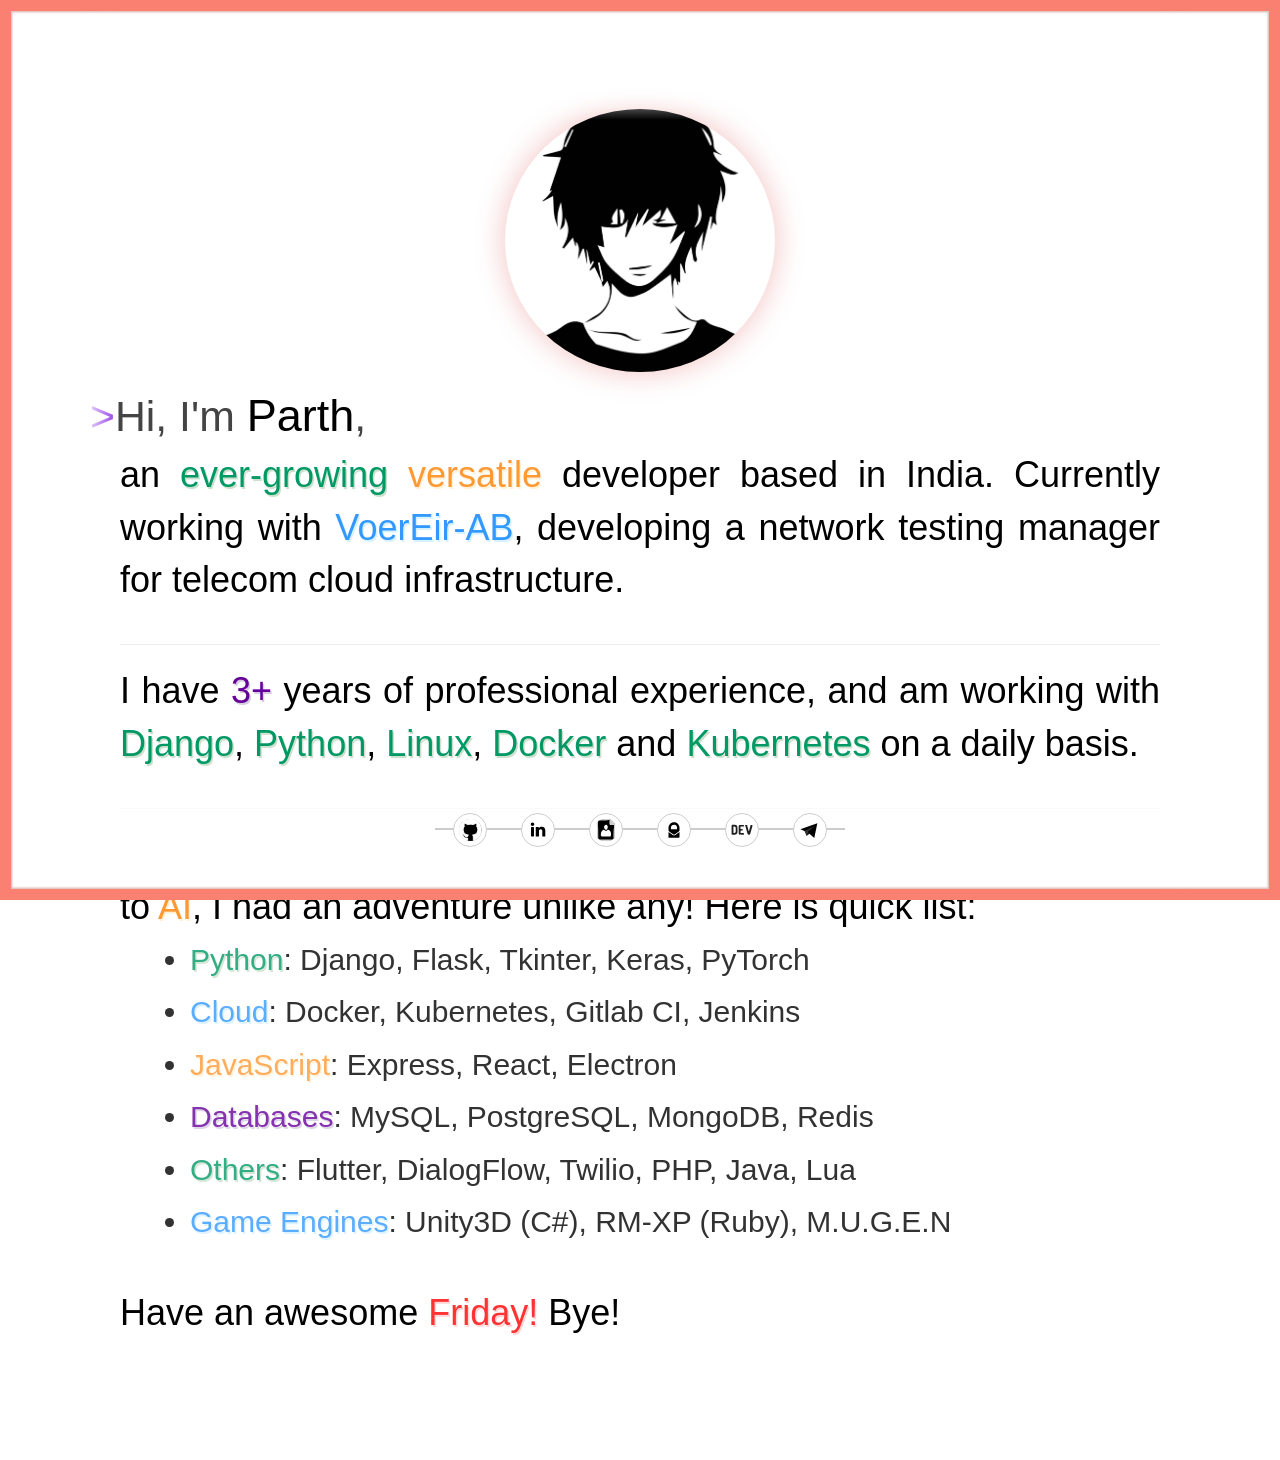
<file: index.html>
<html>
    <head>
        <title>Parth Agarwal</title>
        <link rel="icon" href="./assets/resume.ico" sizes="any" type="image/x-icons">
        <link href="./stylesheets/index.css" rel="stylesheet" type="text/css">
        <link rel="stylesheet" href="https://www.w3schools.com/w3css/4/w3.css">
    </head>
    <body>
        <div id="socials">
            <div class="line"></div>
            <p>
                <a target="_blank" href="https://github.com/ra101"><img src="./assets/github.svg"></a>
                <a target="_blank" href="https://linkedin.com/in/agarwal-parth"><img src="./assets/linkedin.svg"></a>
                <a target="_blank" href="https://raw.githubusercontent.com/ra101/ra101/core/Resume.pdf"><img src="./assets/resume.svg"></a>
                <a target="_blank" href="mailto:ping@ra101.dev"><img src="./assets/protonmail.svg"></a>
                <a target="_blank" href="https://dev.to/ra101"><img src="./assets/dev.svg"></a>
                <a target="_blank" href="https://t.me/ra_101"><img src="./assets/telegram.svg"></a>
            </p>
        </div>

        <div class="boundary"></div>
        <div class="white-boundary white-boundary-1"></div>
        <div class="white-boundary white-boundary-2"></div>
        <div class="white-boundary white-boundary-3"></div>
        <div class="white-boundary white-boundary-4"></div>

        <div class="wrapper">
            <center>
                <img id="dp" src="./assets/dp.jpg">
            </center>
            <div class="name-wrapper">
                <h1>
                    <span class="hi">Hi, I'm <span class="name">Parth</span>,</span>
                    <div class="para">
                        an <span class="green">ever-growing</span>
                        <span class="orange">versatile</span>
                        developer based in India. Currently working with
                        <span class="blue">VoerEir-AB</span>,
                        developing a network testing manager for telecom cloud infrastructure.
                    </div>
                    <hr>
                    <div class="para">
                        I have <span class="purple">3+</span> years of professional experience, and am working with 
                        <span class="green">Django</span>, <span class="green">Python</span>, <span class="green">Linux</span>,
                        <span class="green">Docker</span> and <span class="green">Kubernetes</span> on a daily basis.
                    </div>
                    <hr>
                    <div class="para">
                        <i>As a hobby developer,</i> God! I have tales to tell! From
                        <span class="orange">Assembly</span> to <span class="orange">AI</span>, I had an adventure unlike any!
                        Here is quick list:
                        <ul style="opacity: 0.8;">
                            <li><span class="green">Python</span>: Django, Flask, Tkinter, Keras, PyTorch</li>
                            <li><span class="blue">Cloud</span>:  Docker, Kubernetes, Gitlab CI, Jenkins</li>
                            <li><span class="orange">JavaScript</span>: Express, React, Electron</li>
                            <li><span class="purple">Databases</span>: MySQL, PostgreSQL, MongoDB, Redis</li>
                            <li><span class="green">Others</span>: Flutter, DialogFlow, Twilio, PHP, Java, Lua</li>
                            <li><span class="blue">Game Engines</span>: Unity3D (C#), RM-XP (Ruby), M.U.G.E.N</li>                            
                        </ul>
                    </div>
                    <div class="last">
                        Have an awesome <span id="day">day!</span> Bye!
                    </div>
                    <script>
                        const weekday = [
                            "Sunday", "Monday", "Tuesday",
                            "Wednesday", "Thursday", "Friday", "Saturday"
                        ];
                        document.getElementById("day").innerHTML = weekday[(new Date()).getDay()] + '!';

                    </script>
                </h1>
            </div>
        </div>
    </body>
</html>
</file>
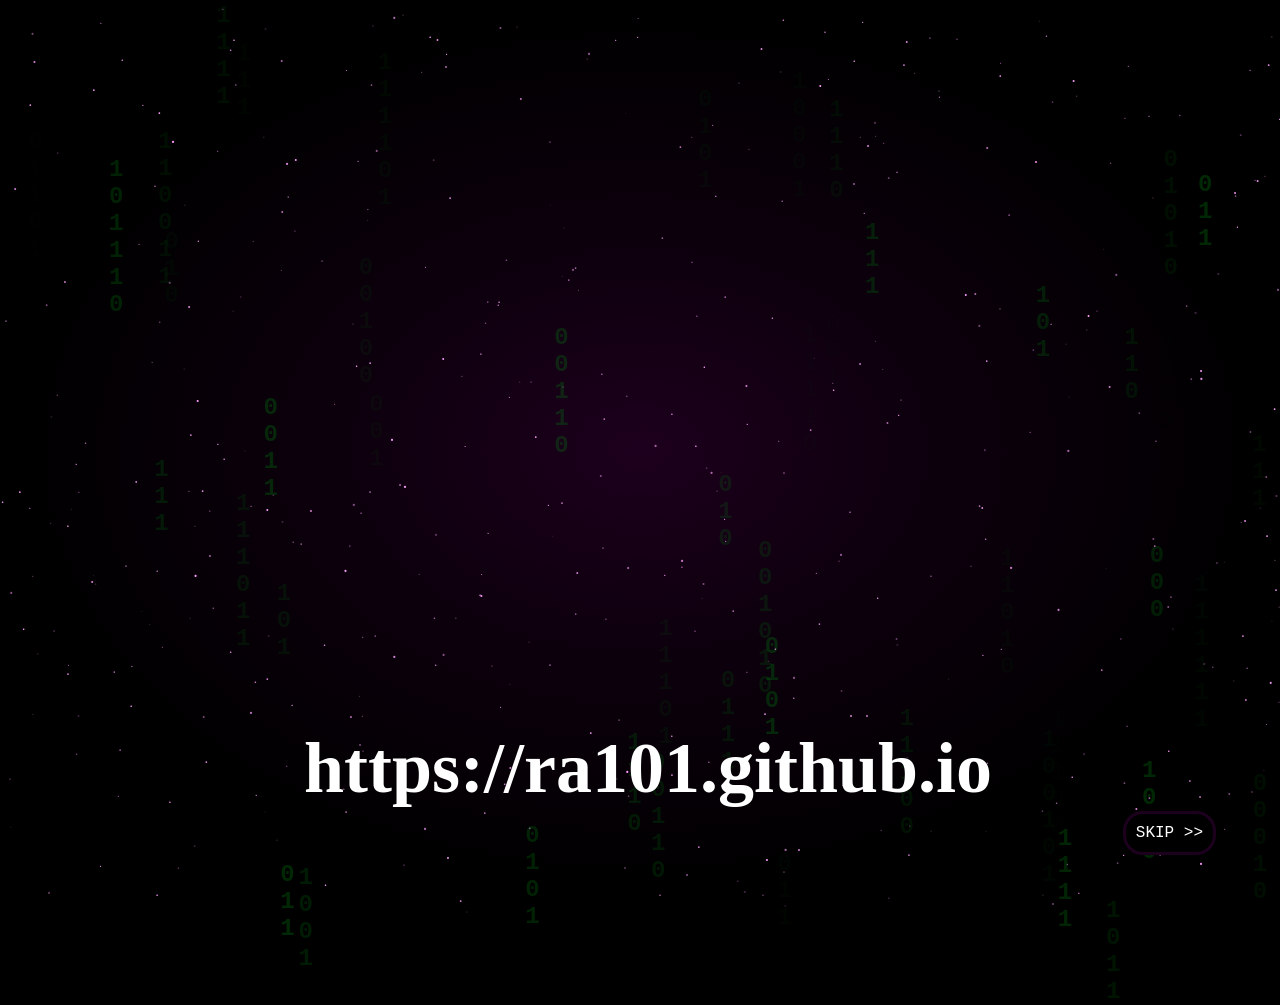
<file: v1/index.html>
<html>
  <head>
    <title>
      < RA >
    </title>
  </head>
  <link href="./stylesheets/index.css" rel="stylesheet" type="text/css" />
  <body bgcolor="black" style="overflow: hidden;">
    <div id="virtual"></div>
    <div id="universe"></div>
    <div id="ra"></div>
    <div id="wormhole">
      <center>
        <a href="/v0" ><img id="pic" src="./assets/portal.png" alt="wormhole" /></a>
      </center>
    </div>
    <h1 id="link">
      <a href="/v1">https://ra101.github.io</a>
    </h1>
    <a id="skip" href="/v0">SKIP >></a>
    <script src="./scripts/index.js"></script>
  </body>
</html>
</file>
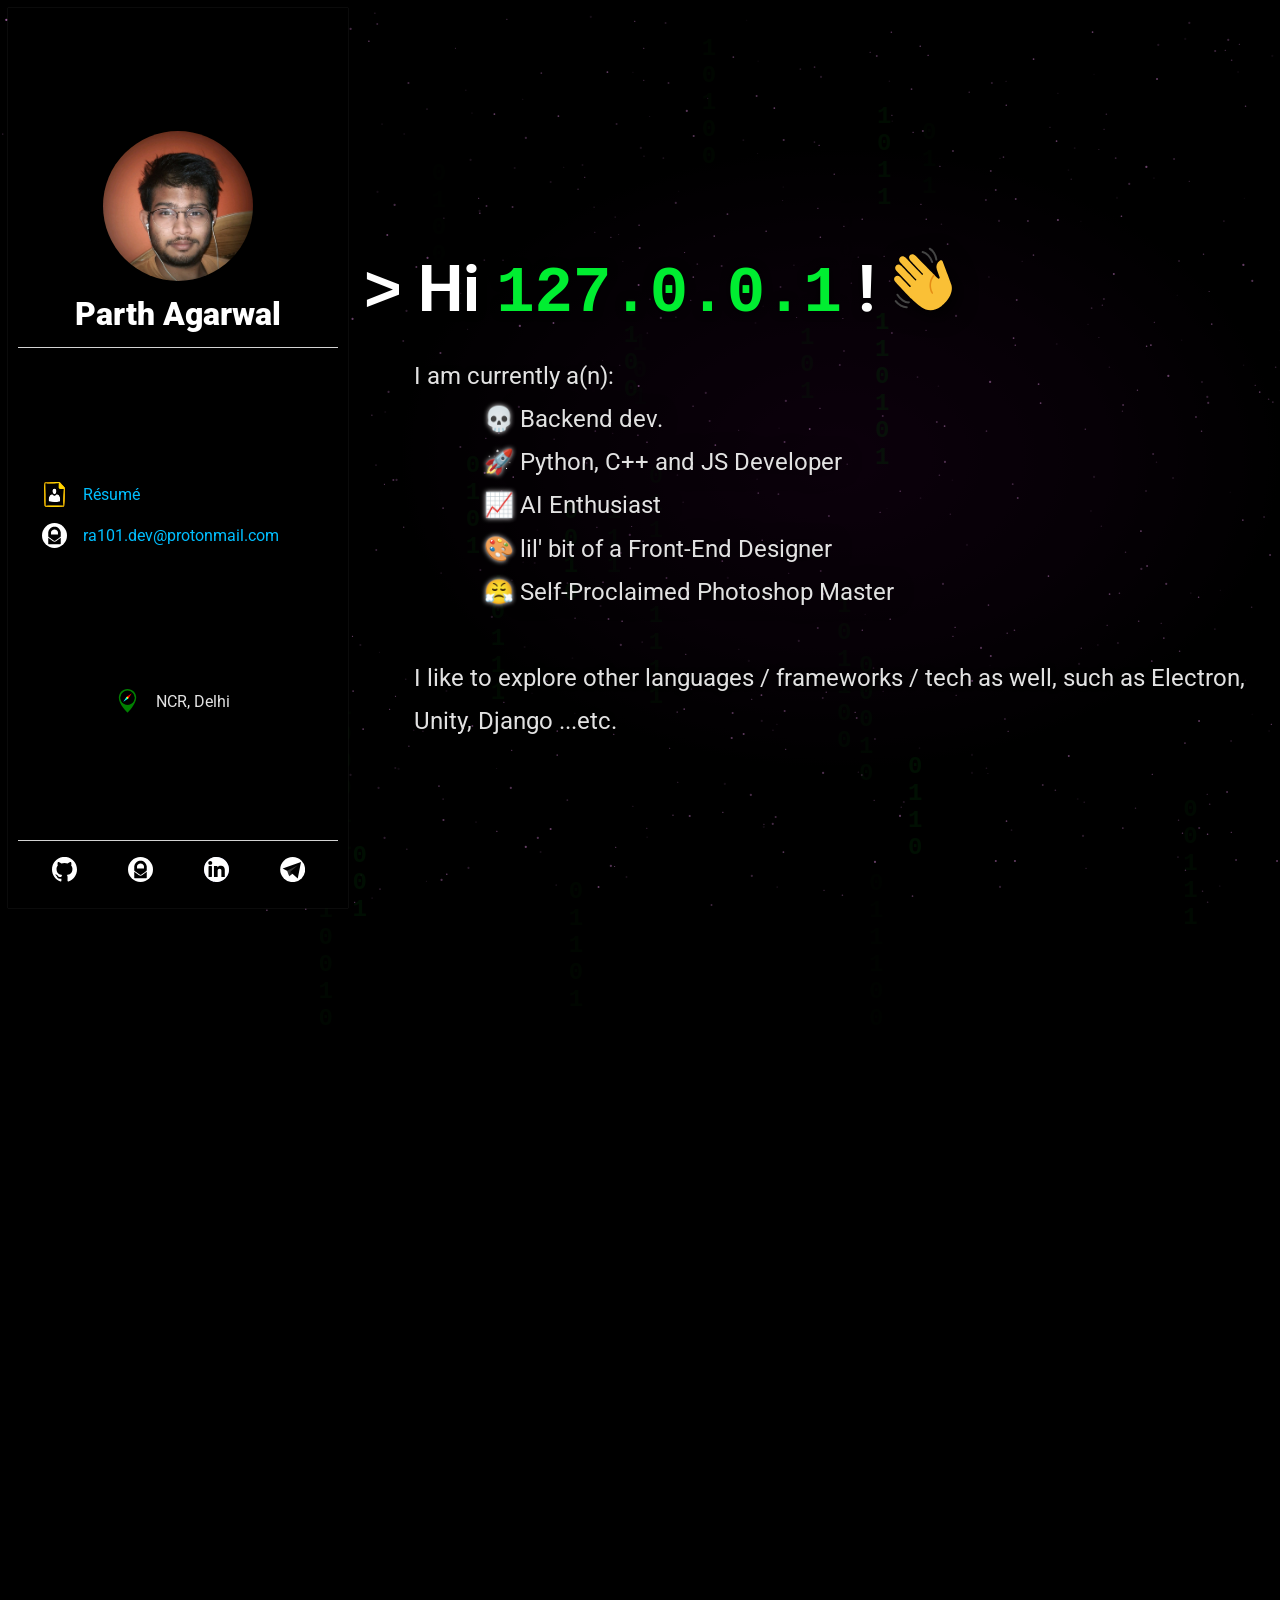
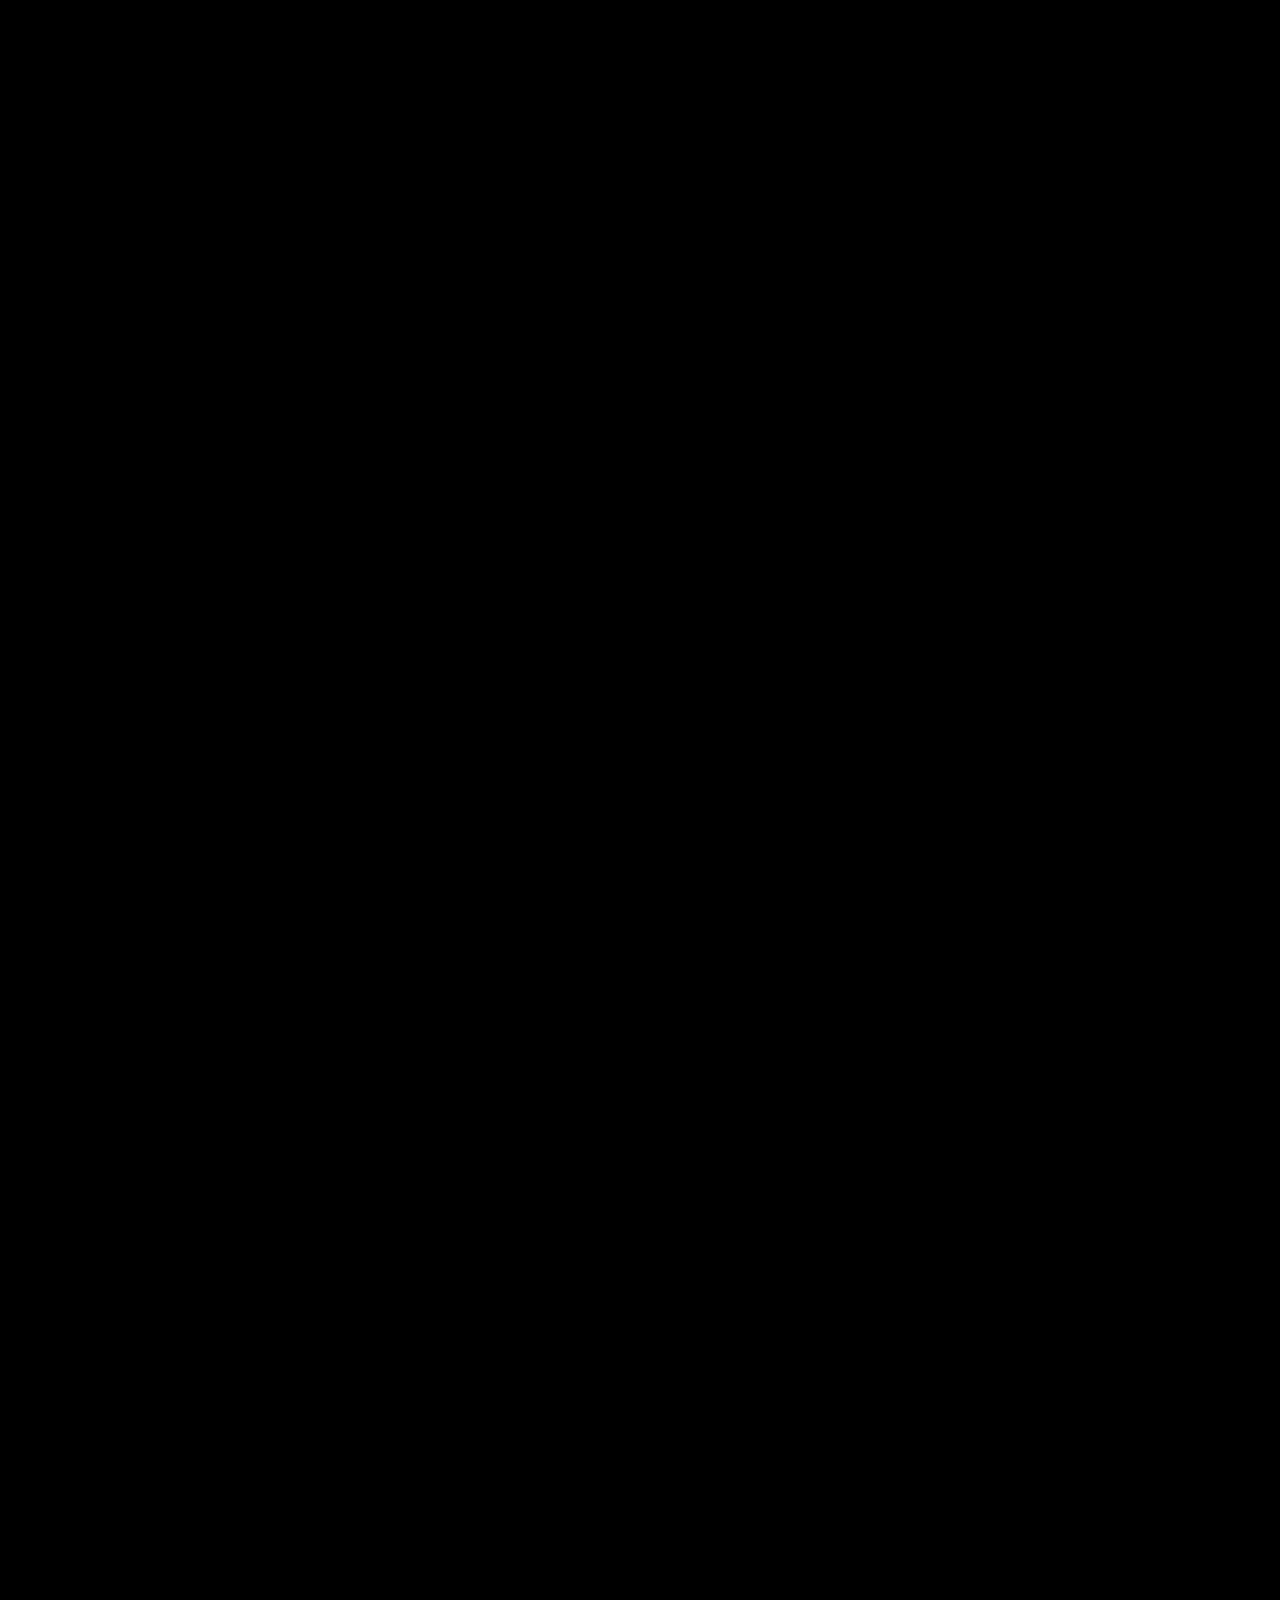
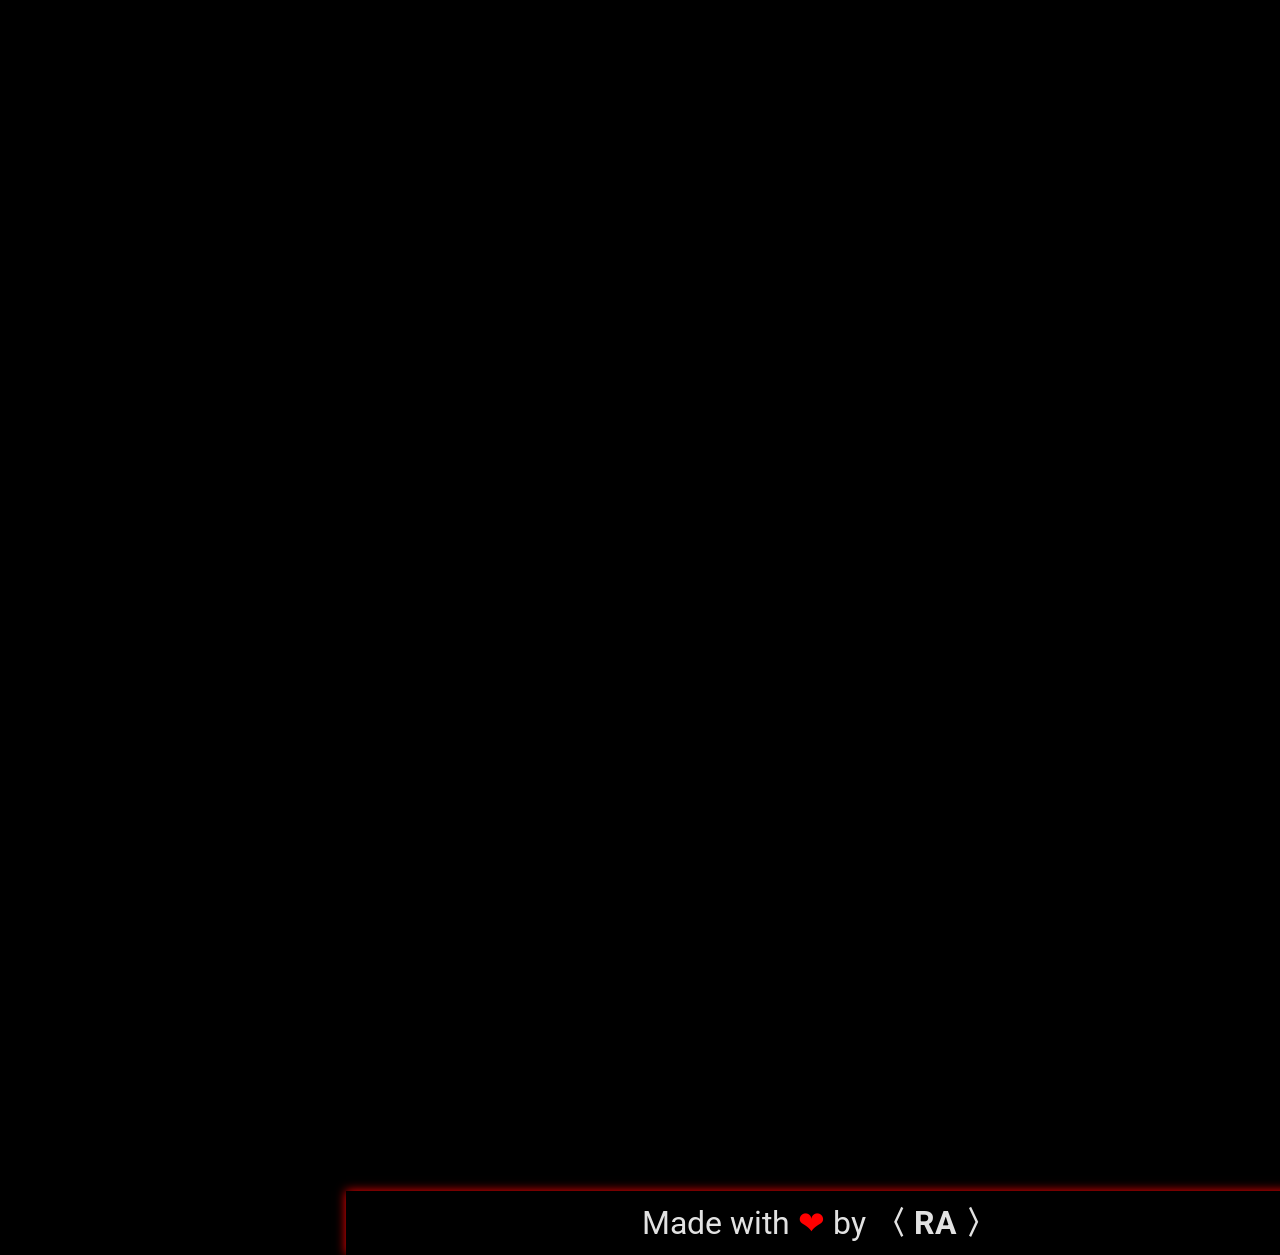
<file: v2/index.html>
<html>
    <head>
        <title>
            Parth Agarwal
        </title>
        <link
            rel="icon"
            href="./assets/resume.ico"
            sizes="any"
            type="image/x-icons"
        >
        <link href="./stylesheets/index.css" rel="stylesheet" type="text/css">
        <link href="https://fonts.googleapis.com/css2?family=Roboto:ital,wght@0,300;0,900;1,700&display=swap" rel="stylesheet">
        <script>
            window.onbeforeunload = function () {
              window.scrollTo(0, 0);
            }
        </script>
    </head>
    <body>
        <div id="bg">
        <div id="virtual"></div>
        <div id="universe"></div>
        </div>
        <div id="wrapper">
            
            <div id="progressbar"></div>
            <div id="scrollPath"></div>
            <div id="panel" class="active-left">
                <br>
                <div id="self" class="active-top">
                    <center>
                        <img src="./assets/pp.jpg" id="pp">
                    </center>
                    <h1 title="< RA >">Parth Agarwal</h1>
                    <hr>
                </div>
                <div class="links active-left" id="link1">
                    <table>
                        <tr>
                            <th align="right">
                                <a href="https://github.com/ra101">
                                    <img src="./assets/resume.svg">
                                </a>
                            </th>
                            <td>
                                <a href="https://raw.githubusercontent.com/ra101/ra101/core/Resume.pdf">Résumé</a>
                            </td>
                        </tr>
                        <tr>
                            <th align="right">
                                <a href="mailto:ra101.dev@protonmail.com">
                                    <img src="./assets/protonmail.svg">
                                </a>
                            </th>
                            <td>
                                <a href="mailto:ra101.dev@protonmail.com">ra101.dev@protonmail.com</a>
                            </td>
                        </tr>
                    </table>
                </div>
                <div class="links active-top" id="loc">
                    <table>
                        <tr>
                            <th width="40%" align="right">
                                <img src="./assets/location.svg">
                            </th>
                            <td>
                                NCR, Delhi
                            </td>
                        </tr>
                    </table>
                </div>
                <div class="links active-top" id="link2">
                    <table style="border-top:1px solid lightgray">
                        <tr>
                            <th>
                                <a href="https://github.com/ra101" title="ra101" target="_blank">
                                    <img src="./assets/github.svg">
                                </th>
                                <th>
                                    <a href="mailto:ra101.dev@protonmail.com" title="ra101.dev@protonmail.com">
                                        <img src="./assets/protonmail.svg">
                                    </a>
                                </th>
                                <th>
                                    <a href="https://www.linkedin.com/in/agarwal-parth/" target="_blank" title="/in/agarwal-parth/">
                                        <img src="./assets/linkedin.svg">
                                    </a>
                                </th>
                                <th>
                                    <a href="https://t.me/ra_101" title="ra_101" target="_blank">
                                        <img src="./assets/telegram.svg">
                                    </a>
                                </th>
                            </tr>
                        </table>
                    </div>
                </div>
                <div id="content">
                    <div class="full_scale">
                        <div id="introduction" class="active-left">
                            <h1 class="headiers" style="font-size: 4em;">
                                <font style="font-family: 'Courier New', Courier, monospace;">></font>
                                Hi
                                <font id="ip_add">127.0.0.1</font>
                                !
                                <span id="hello_emoji"></span>
                            </h1>
                            <br>
                            <div id="intro">
                                I am currently a(n):
                                <li>
                                    <span class="bullet">💀</span>
                                    Backend dev.
                                </li>
                                <li>
                                    <span class="bullet">🚀</span>
                                    Python, C++ and JS Developer
                                </li>
                                <li>
                                    <span class="bullet">📈</span>
                                    <font title="I don't worry, if can't understand ;)">AI Enthusiast</font>
                                </li>
                                <li>
                                    <span class="bullet">🎨</span>
                                    lil' bit of a Front-End Designer
                                </li>
                                <li>
                                    <span class="bullet">😤</span>
                                    Self-Proclaimed Photoshop Master
                                </li>
                                <br>
                                I like to explore other languages / frameworks / tech as well, such as Electron, Unity, Django ...etc.
                            </div>
                        </div>
                    </div>
                    <div class="full_scale" id="background">
                        <br>
                        <br>
						<div id="exp" class="passive">
                            <h1 class="headiers">Experience:</h1>
                            <hr>
                            <table class="exp">
                                <tr>
                                    <th colspan="2">Innovaccer</th>
                                </tr>
                                <tr>
                                    <td colspan="2">SDE - 1 (Backend)</td>
                                </tr>
                                <tr>
                                    <td>Product Engineering</td>
                                    <td id="date">Feb 2021 - Present</td>
                                </tr>
								<tr>
                                    <th colspan="2">Innovaccer</th>
                                </tr>
                                <tr>
                                    <td colspan="2">SDE - Intern</td>
                                </tr>
                                <tr>
                                    <td>Product Engineering</td>
                                    <td id="date">April 2020 - June 2020</td>
                                </tr>
                            </table>
                        </div>
                        <br>
                        <br>
                        <div id="edu" class="passive">
                            <h1 class="headiers">Education:</h1>
                            <hr>
                            <table class="edu">
                                <tr>
                                    <th colspan="2">Jaypee Institute of Information Technology, Noida Sec 62</th>
                                </tr>
                                <tr>
                                    <td colspan="2">B. Tech, CSE (Hons.)</td>
                                </tr>
                                <tr>
                                    <td>Graduated with a C.G.P.A. of 8.0</td>
                                    <td id="date">July 2017 - May 2021</td>
                                </tr>
                            </table>
                        </div>
                    </div>
                    <br>
                    <br>
                    <div class="full_scale">
                        <div id="skills">
                            <div class="passive">
                                <h1 class="headiers">Skills:</h1>
                                <hr>
                            </div>
                            <div id="toolbox" class="passive">
                                <div class="skillset">
                                    <font class="skilltype">Languages</font>
                                    <li title="Pirate of G++ C!">C & C++</li>
                                    <li title="Jinchūriki of py_tailed_fox!">Python</li>
                                    <li>JavaScript</li>
                                    <li title="Programmers Hate PHP">PHP</li>
                                    <li>SQL</li>
                                </div>
                                <div class="skillset">
                                    <font class="skilltype">Frameworks</font>
                                    <li title="Unchained!!!">Django & DRf</li>
                                    <li title="1.602176634e−19 C">ElectronJS</li>
                                    <li title="Dart side wins!">Flutter</li>
                                    <li>Unity 3D</li>
                                </div>
                                <div class="skillset">
                                    <font class="skilltype">Databases</font>
                                    <li>MySQL</li>
                                    <li>MariaDB</li>
                                    <li>MongoDB</li>
                                    <li>PostgreSQL</li>
                                </div>
                                <div class="skillset">
                                    <font class="skilltype">Tools</font>
                                    <li title="Release the Octocat!!!">Git & Github</li>
                                    <li>Chrome DevTools</li>
                                    <li>Dialogflow</li>
                                    <li>cURL</li>
                                    <li>Postwoman</li>
                                </div>
                                <div class="skillset">
                                    <font class="skilltype">Others</font>
                                    <li title="Deno is Coming!">NodeJS</li>
                                    <li title="q/V">CapacitorJS</li>
                                    <li title="Ledger Notes it All!">Ethereum</li>
                                    <li>PostGIS</li>
                                </div>
                            </div>
                        </div>
                    </div>
                    <br>
                    <br>
                    <div id="projects">
                        <div class="passive">
                            <h1 class="headiers">Projects:</h1>
                            <hr>
                        </div>
                        <div id="truck">
                            <div id="box" class="passive" class="passive">
                                <p id="heading">
                                    <a href="https://t.me/MasquerBot" target="_blank">MasquerBot</a>
                                </p>
                                <p id="disc">
                                    Click
                                    <a href="https://github.com/ra101/MasquerBot" target="_blank">here</a>
                                    to visit repo.
                                    <br>
                                    This Telegram Bot uses state-of-the-art encryption algorithm (ECDSA) and pixel manipulation
                                    (steganography) to masque any given
                                    { text }
                                        within any given
                                        { image }
                                            .
                                </p>
                            </div>
                            <div id="box" class="passive">
                                <p id="heading">
                                    <a href="https://github.com/ra101/Entry-Management-Software" target="_blank">Entry Managment System</a>
                                </p>
                                <p id="disc">A basic booking system with general idea of host and client built using Electron (Node.JS), Firebase and other APIs</p>
                            </div>
                            <div id="box" class="passive">
                                <p id="heading">
                                    <a href="https://github.com/ra101/Reducing-the-Global-Carbon-Footprint-based-on-MARL" target="_blank">Reducing the Global Carbon Footprint based on MARL</a>
                                </p>
                                <p id="disc">Future work on the paper "Reducing Global Carbon Footprint based on MARL" by "Valentin Kahn".</p>
                            </div>
                            <div id="box" class="passive">
                                <p id="heading">
                                    <a href="https://github.com/ra101/kissSolver" target="_blank">kissSolver</a>
                                </p>
                                <p id="disc">An A.I. C.A.P.T.C.H.A. Solver browser-extension for KissAnime written in JavaScript with help of python.</p>
                            </div>
                            <div id="box" class="passive">
                                <p id="heading">
                                    <a href="https://github.com/ra101/Generic-BlockChain-container-cpp" target="_blank">BlockChain Template Container</a>
                                </p>
                                <p id="disc">A STL sort of container, which takes in a hash function and transaction class as inputs.</p>
                            </div>
                            <div id="box" class="passive">
                                <p id="heading">
                                    <a href="https://github.com/ra101/quantum-gates-simulator-cpp" target="_blank">Quantum Simulator {WIP}</a>
                                </p>
                                <p id="disc">Simulating Qubit gates/algos on binary bits to get result as of a ideal quantum computer.</p>
                            </div>
                            <div id="box" class="passive">
                                <p id="heading">
                                    <a href="https://github.com/ra101/Maze-Solver-Cpp" target="_blank">Maze Solver</a>
                                </p>
                                <p id="disc">Input a Image, Choose from a variety of algorithms, get solved image along with time and steps mesurement.</p>
                            </div>
                            <div id="box" class="passive">
                                <p id="heading">
                                    <a href="http://thewtvlist.epizy.com/" target="_blank">the WTV List</a>
                                </p>
                                <p id="disc">
                                    Click
                                    <a href="https://github.com/ra101/theWTVlist" target="_blank">here</a>
                                    to visit repo.
                                    <br>
                                    This is cataloging website, with adv. search options using sql queries.
                                </p>
                            </div>
                            <div id="box" class="passive">
                                <p id="heading">
                                    <a href="https://github.com/ra101/Connect-4" target="_blank">Connect 4</a>
                                </p>
                                <p id="disc">
                                    A 2P Game made in "C" with the use of pointers, customized stack and file handling with save option.
                                </p>
                            </div>
                        </div>
                    </h1>
                    <br>
                    <div id="footer">
                        Made with
                        <font color="red">❤</font>
                        by
                            <b>〈 RA 〉</b>
                    </div>
                </div>
            </div>
            </div>
            <script src="./scripts/bg.js"></script>
            <script src="./scripts/index.js"></script>
            </body>
        </html>
</file>
<file: stylesheets/index.css>
body {
    font-family: Helvetica, Arial, sans-serif;
    background-color: white;
}

.para {
    line-height: 3.5rem;
    margin-bottom: 2.5rem;
    text-align: justify;
}

.no-color {
    color:#444;
    text-shadow: none;
}


div#socials{
    position: fixed;
    top:92vh;
    width: 100vw;
    user-select: none;
    z-index: 3;
}

div#socials > .line {
    position: absolute;
    left: calc(50% - 16vw);
    width: 32vw;
    height: 0.1rem;
    background: #ccc;
    user-select: none;
    z-index: 4;
}

div#socials > p {
    margin-top: -1rem;
    word-spacing: 2rem;
    text-align:center;
    user-select: none;
}

div#socials > p > a > img {
    background-color: #fff;
    position: sticky;
    border: 0.1rem solid #ccc;
    padding: 0.3rem;
    border-radius: 50%;
    width: 2.25rem;
    z-index: 5;
    filter: grayscale(100);
}

div#socials > p > a > img:hover {
    opacity: 1;
    cursor: pointer;
    animation: invert 0.3s forwards;
}

@keyframes invert {
    100% {
        filter: grayscale(100) invert(1);
    }
}


.wrapper {
    padding-left: 8rem;
    padding-right: 8rem;
    padding-top: 8rem;
    margin-bottom: 8rem;
    height: 100dvh;
}


del {
    color:red;
    text-decoration: line-through;
}

.hi {
    color:#444;
    font-weight: 500;
    font-size: 2.85rem;
    border-radius: 0.2rem;
}

.hi::before{
    content: ">";
    color: blueviolet;
    margin-left: -2rem;
}


.orange {
    text-shadow: .1rem .1rem #ffdd9966;
    color:#ff9933;
}


.blue {
    text-shadow: .1rem .1rem #99ddff66;
    color:#3399ff;
}

.green {
    text-shadow: .1rem .1rem #00660033;
    color:#009966;
}

.purple {
    text-shadow: .1rem .1rem #33006633;
    color:#660099;
}

.name {
    font-size: 3rem;
    color:#000;
}

.boundary {
    width: 100%;
    height: 100%;
    border: 0.75rem solid salmon;
    box-shadow: 0 0 .1rem .1rem #80000040 inset;
    overflow: none;
    position: fixed;
    z-index: 2;
}

.white-boundary {
    overflow: none;
    position: fixed;
    z-index: 1;
}

.white-boundary-1 {
    width: 100%;
    height: 8rem;
    background-image: linear-gradient(white 67%, transparent);
    top: 0;
}

.white-boundary-2 {
    width: 100%;
    height: 8rem;
    background-image: linear-gradient(to top, white 67%, transparent);
    bottom: 0;
}

.white-boundary-3 {
    width: 8rem;
    height: 100%;
    background-image: linear-gradient(to right, white 67%, transparent);
    left: 0;
}

.white-boundary-4 {
    width: 8rem;
    height: 100%;
    background-image: linear-gradient(to left, white 67%, transparent);
    right: 0;
}

ul {
    margin-top:0;
    margin-left:2rem;
    font-size: 2rem;
}

.last {
    padding-bottom: 8rem;
}

img#dp {
    background-color: #fff;
    box-shadow: 0 0 2rem #d0000040;
    border-radius: 50%;
    margin-top: -0.75rem;
    width: 18rem;
}

#day {
    text-shadow: .1rem .1rem #ff999966;
    color:#ff3333;
}
</file>
<file: v1/stylesheets/index.css>
div#universe {
  display: block;
  height: 100%;
  margin: 0;
  background: radial-gradient(
    ellipse at center,
    #1d001d 0%,
    #0e000e 30%,
    #000000 70%
  );
  animation: fadein 300ms ease-in;
}

div.dot {
  display: block;
  position: absolute;
  color: #ff9eff;
}

div#ra,
div#angular {
  top: 50%;
  color: white;
  font-family: "MS PGothic";
  text-align: center;
  white-space: nowrap;
  font-size: 48px;
  font-weight: bold;
  margin-top: -24px;
  width: 100%;
  animation: neon 900ms ease-in-out infinite alternate;
  position: absolute;
  word-break: keep-all;
}
div#angular {
  opacity: 0.45;
  display: none;
}
h1#link a {
  position: absolute;
  color: white;
  font-size: 72px;
  font-family: "Segoe UI";
  width: 100%;
  text-decoration: none;
  bottom: 10%;
  text-align: center;
}

div.number {
  writing-mode: vertical-rl;
  font-size: 24px;
  color: #008f11;
  font-family: "Courier New", Courier, monospace;
  text-orientation: upright;
  font-weight: bold;
  position: absolute;
  top: 0px;
  animation: updown 1000ms infinite;
}

div#wormhole {
  width: 100%;
  top: 15px;
  align-content: center;
  height: 100%;
  position: absolute;
}

div#wormhole img {
  height: 320px;
  width: 320px;
  transform: scale(0, 0);
  opacity: 0.9;
}

a#skip {
  position: absolute;
  bottom: 5%;
  right: 5%;
  padding: 10px;
  font-family: "Courier New", Courier, monospace;
  color: white;
  background: black;
  border-radius: 20px;
  text-decoration: none;
  border: solid #1d001d;
}

@media only screen and (max-width: 1000px) {
  div#universe {
    display: block;
    background: radial-gradient(
      circle at center,
      #1d001d 0%,
      #0e000e 30%,
      #000000 70%
    );
  }
  div#wormhole img {
    top: 20%;
    height: 640px;
    width: 640px;
  }
  div#ra,
  div#angular {
    font-size: 102px;
  }
  a#skip {
    transform: scale(2, 2);
  }
}

/*animation keyframes*/
@keyframes fadein {
  from {
    opacity: 0;
  }
  to {
    opacity: 1;
  }
}

@keyframes neon {
  0% {
    text-shadow: 0 0 20px rgba(10, 175, 230, 1), 0 0 20px rgba(10, 175, 230, 0);
  }
  12% {
    text-shadow: 0 0 20px rgba(10, 175, 230, 1.5),
      0 0 20px rgba(10, 175, 230, 1);
  }
  18% {
    text-shadow: 0 0 20px rgba(10, 175, 230, 1),
      0 0 20px rgba(10, 175, 230, 0.2);
  }
  25% {
    text-shadow: 0 0 20px rgba(10, 175, 230, 0.9),
      0 0 20px rgba(10, 175, 230, 0.3);
  }
  35% {
    text-shadow: 0 0 20px rgba(10, 175, 230, 0.8),
      0 0 20px rgba(10, 175, 230, 0.1);
  }
  42% {
    text-shadow: 0 0 20px rgba(10, 175, 230, 1.2),
      0 0 20px rgba(10, 175, 230, 0);
  }
  50% {
    text-shadow: 0 0 20px rgba(10, 175, 230, 1.6),
      0 0 20px rgba(10, 175, 230, 1);
  }
  100% {
    text-shadow: 0 0 20px rgba(10, 175, 230, 1.6),
      0 0 20px rgba(10, 175, 230, 1);
  }
}

@keyframes twinkle {
  50% {
    transform: scale(0.3);
    opacity: 0.3;
  }
}

@keyframes updown {
  50% {
    transform: translate(0, 4px);
  }
}

@keyframes growing {
  from {
    transform: rotate(0deg);
    opacity: 0;
  }
  to {
    transform: rotate(360deg);
    opacity: 0.8;
  }
}

@keyframes rotate {
  from {
    transform: rotate(0deg);
  }
  to {
    transform: rotate(360deg);
  }
}
</file>
<file: v2/stylesheets/index.css>
div#universe {
  display: block;
  height: 100vh;
  width: 100vw;
  margin: 0;
  background: radial-gradient(
    ellipse at center,
    #1d001d 0%,
    #0e000e 30%,
    #000000 50%
  );
  position: fixed;
  z-index: -99;
  animation: marginal-shift 1.5s  forwards;
  margin-left:15%;
}

@keyframes marginal-shift{
  0% {margin-left:0%;}
  50% {margin-left:5%;}
  75% {margin-left:10%;}
  100% {margin-left: 15%;}
}


div.dot {
  display: block;
  position: fixed;
  color: #ff9eff;
  -webkit-user-select: none;  
  -moz-user-select: none;    
  -ms-user-select: none;      
  user-select: none;
}


div.number {
  writing-mode: vertical-rl;
  font-size: 24px;
  color: #008f11;
  font-family: "Courier New", Courier, monospace;
  text-orientation: upright;
  font-weight: bold;
  position: fixed;
  top: 0px;
  animation: updown 1000ms infinite;
  -webkit-user-select: none;  
  -moz-user-select: none;    
  -ms-user-select: none;      
  user-select: none;
}


@keyframes twinkle {
  50% {
    transform: scale(0.3);
    opacity: 0.3;
  }
}

@keyframes updown {
  50% {
    transform: translate(0, 4px);
  }
}

body {
  background-color: black;  
  overflow: hidden;
  animation: overflow-removal 8s forwards;
}





div#wrapper {
  background: #00000099;
  position: absolute;
  display: flex;
  flex-direction: row;
  font-family: 'Roboto', sans-serif;
  align-content: stretch;
}

div#panel {
  background: black;
  height: calc(100vh - 20px);
  width: 25vw;
  padding: 10px;
  box-shadow: 0px 0px 1px #454545;
  z-index:10;
  display: flex;
  position: fixed; 
  overflow-x: hidden;
  flex-direction: column;
  justify-content: space-between;
}


a {
  text-decoration: none;
}

img#pp {
  width: 150px;
  height: 150px;
  border-radius: 50%;
}


div#content {
  margin-left: calc(25vw + 10px);
  padding: 2%;
  padding-bottom: 0px;
}

div#content p#heading {
  font-weight: bolder;
  font-size: 36px;
}

div#truck,
div#toolbox {
  display: flex;
  flex-wrap:wrap;
}

div#truck
{
  flex-direction: column;
  justify-content: space-between;

}

div#toolbox {
  flex-direction: row;
  justify-content: space-between;
}

div#box {
  text-align: left;
  box-shadow: 0px 0px 10px #332020;
  padding: 1.5em;
  padding-top: 0;
  border-radius: 5px;
  background: #000;
  margin-bottom: 1em;
  margin-top: 1em;

  width: calc(100% - 2em);
}

div#box p#heading {
  font-size: 16px;
}

div#box p#heading:before {
  content: "> ";
  color: white;
  font-family: 'Courier New', Courier, monospace;

}

div#box p#heading:after {
  content: " ();";
  color: white;
  font-family: 'Courier New', Courier, monospace;
}

div#box p#disc {
  font-size: 16px;
  color: #fa8072  ;
  text-shadow: 0px 0px 2px black;
}


div#box a:visited,
div#box a:link {
  color: #ffb9b1;
  font-size: 18px;
  text-shadow: 0px 0px 2px black;
}



@keyframes lock {
  0% {
    transform: rotate(0deg) scale(1);
  }
  100% {
    transform: rotate(360deg) scale(1.1);
  }
}

div#skills img {
  width: 50px;
}

div#self, div#content {
  color: #e2e2e2;
  text-shadow: 0px 0px 5px black;
  line-height: 1.5em;
}

div#content div#intro li {
  list-style-type: none;
  margin-left: 70px;
  text-shadow: 0px 0px 20px black;

}

div#content div#intro {
  font-size: 1.5em;
  line-height: 1.8em;
  margin-left: 50px;
  padding-bottom: 20px;
}

div#content li span.bullet {
  text-shadow: 0px 0px 5px whitesmoke;
}

div#panel h1 {
  color: white;
  text-shadow: 0px 0px 10px black;
  text-align: center;
  font-weight: 900;
}

table,
th,
td {
  vertical-align: middle;
  border: none;
  padding: 7px;
  color: #e2e2e2;
  text-shadow: 0px 0px 5px black;
}

table {
  width: 100%;
}
table a:visited {
  color: deepskyblue;
}
table a:link {
  color: deepskyblue;
}
table a:hover {
  text-decoration: underline;
}
th img {
  width: 25px;
}

div#content {
  width: 75vw;
}

hr {
  border: none;
  border-bottom: 1px solid lightgray;
}


div.links img:hover {
  opacity: 0.8;
}

font#tagline {
  font-size: 16px;
}


div.links table {
  margin-top: 5%;
}

h1.headiers{
  color:#fff;
  font-size: 36px;
  text-shadow:0px 0px 10px black;
  margin-bottom: 20px;
}
div.skillset {
  padding: 10px;
}
div.skillset font.skilltype{
  color:#B75CE4;
  font-size: 1.5em;
  line-height: 1.5em;
  font-weight: bold;
}



font#ip_add {
  font-family: "Courier New", Courier, monospace;
  font-weight: bold;
  color: #00ee31;
}

#hello_emoji {
  background-image: url(../assets/hello_emoji.svg);
  width: 64px;
  height:64px;
  display: inline-block;
  background-size: contain;
  background-repeat: no-repeat;
  background-position: center;
  filter: drop-shadow(black 5px 5px 10px);
  animation-name: wave-animation;
  animation-duration: 1.5s;
  animation-iteration-count: infinite;
  transform-origin: 70% 70%;
}


@keyframes wave-animation {
  0% {
    transform: rotate(0deg);
  }
  20% {
    transform: rotate(-10deg);
  } 
  40% {
    transform: rotate(12deg);
  }
  60% {
    transform: rotate(-10deg);
  }
  80% {
    transform: rotate(9deg);
  }
  100% {
    transform: rotate(0deg);
  }
}

.full_scale {
  min-height: 100vh;
  display: flex;
  flex-wrap: wrap;
  flex-direction: column;
  justify-content: space-around;
}


div.skillset li {
  list-style-type: none;
  color:#D4B0D2;
  font-size: 1.2em;
  line-height: 1.5em;
}

div#background table th{
  text-align: left;
  font-size: 1.5em;
  opacity: 1;
  text-shadow: 0px 0px 10px black;
}

div#background table td{
  padding: 0px;
  padding-left:20px;
  font-size: 1.2em;
  opacity: 1;
  text-shadow: 0px 0px 10px black;
}

div#background table td#date{
  text-align: right;
  ;
}


div#background table.exp th {
  color:#338fec;
}

div#background table.exp td {
  color:#86bbf0;
}

div#background table.exp td#date {
  color: #4a7cbe;
}


div#background table.edu th {
  color:#00ad57;
}

div#background table.edu td {
  color:#90ee90;
}

div#background table.edu td#date {
  color: #2e8b57;
}



::-webkit-scrollbar{
  width:0
}

div#scrollPath {
  position: fixed;
  top:0;
  right:0;
  width:5px;
  height:100%;
  background: rgba(0,0,0,0.05);
  z-index: 999;
}

div#progressBar {
  position: fixed;
  top:0;
  right:0;
  width:5px;
  height:0%;
  background: linear-gradient(to top, #008aff, #00ffe7);
  animation: animate-scroll 5s linear infinite;
  z-index: 999;
}

@keyframes animate-scroll {
  0%,100% {
    filter:hue-rotate(0deg)
  }  
  50% {
    filter:hue-rotate(360deg)
  }
}


#progressBar:before {
  content:'';
  position:absolute;
  top:0;
  left:0;
  width:100%;
  height:100%;
  background: linear-gradient(to top, #008aff, #00ffe7);
  filter: blur(10px);
}

div#footer {
  z-index:10;
  width: 100%;
  bottom: 0px;
  padding: 20px;
  margin-left: -2%;
  font-size: 2em;
  text-align: center;
  background: black;
  box-shadow: 0px 0px 10px red;
}


.passive {
  opacity:0;
}

.active-top {
  animation: fadeInTop 2s  forwards;
}

.active-left {
  animation: fadeInLeft 2s  forwards;
}


div#box.active-left {
  opacity:0;
}


div#introduction.active-left {
  animation-delay: 8s;
  opacity:0;
}

div#self.active-top {
  opacity:0;
  animation-delay: 1.5s;
}

div#link1 {
  opacity:0;
  animation-delay: 3s;
}

div#loc {
  opacity:0;
  animation-delay: 4.5s;
}

div#link2 {
  opacity:0;
  animation-delay: 6s;
}


@keyframes overflow-removal {
  0%,99% {
    overflow-y: hidden;
  }
  100% {
    overflow-y: scroll;
  }
}

@keyframes fadeInTop {
  from {
    transform: translateY(-50px);
    opacity:0;
  }
  to {
    opacity:1;
  }
}


@keyframes fadeInLeft {
  from {
    transform: translateX(-100px);
    opacity:0;

  }
  to {
    opacity:1;
  }
}




@media only screen and (max-width: 1000px) {
  div#universe {
    display: block;
    background: radial-gradient(
      circle at center,
    #530053 0%,
      #320032 30%,
      #1d001d 70%
    ) no-repeat;
    animation: none;
    margin:0;
    width: 110%;
  }
  div#wrapper{
    display: flex;
    flex-direction: column;
    justify-content: space-around;
    align-content: center;
    width: 110%;

  }

.full_scale {
  min-height: 0vh;
  display: block;
}

  div#panel,
  div#content {
    width: 100vw;
    min-height: 100vh;
    padding: 5%;
    position: relative;
    padding-bottom: 0px;
    margin:0; 
  }
  
  img#pp {
    width: 300px;
    height: 300px;
  }
  div#self {
    margin-left: 10%;
    margin-right: 10%;
    font-size: xx-large;
  }
  div#self h1 {
    font-size: 84px;
  }
  div.links td {
    font-size: 48px;
  }
  div.links img {
    padding:20px ;
    width: 100px;
  }

  div#box{
    margin-bottom: 1.5em;
    margin-top:1.5em;
    box-shadow: 0px 0px 10px #1200004e;
  }
  div#box p#heading {
    font-size: 3em;
    line-height: 1.5em;
  }
  div#box p#heading a{
    font-size: 0.75em;
    line-height: 1.5em;
  }

  div#box p#disc {
    font-size: 2em;
    line-height: 1.5em;
  }
  div#box p#disc a {
    font-size: 1em;
    line-height: 1.5em;
  }
  div#box img {
    width: 300px;
  }
  h1.headiers {
    font-size: 4em;
    line-height: 1em;
  }
  div#content div#intro {
    font-size: 3em;
  }

  div#background table th{
    font-size: 2.5em;
  }

  div#background table td{
    font-size: 2em;
  }
  div.skillset font.skilltype {
    font-size: 2.5em;
  }

  div.skillset li{
    font-size: 2em;
  }

  div#footer {
    font-size: 4em;
    padding-bottom:1em;
    padding-top:1em;
    margin-right:1%;
  }
  
}
</file>
